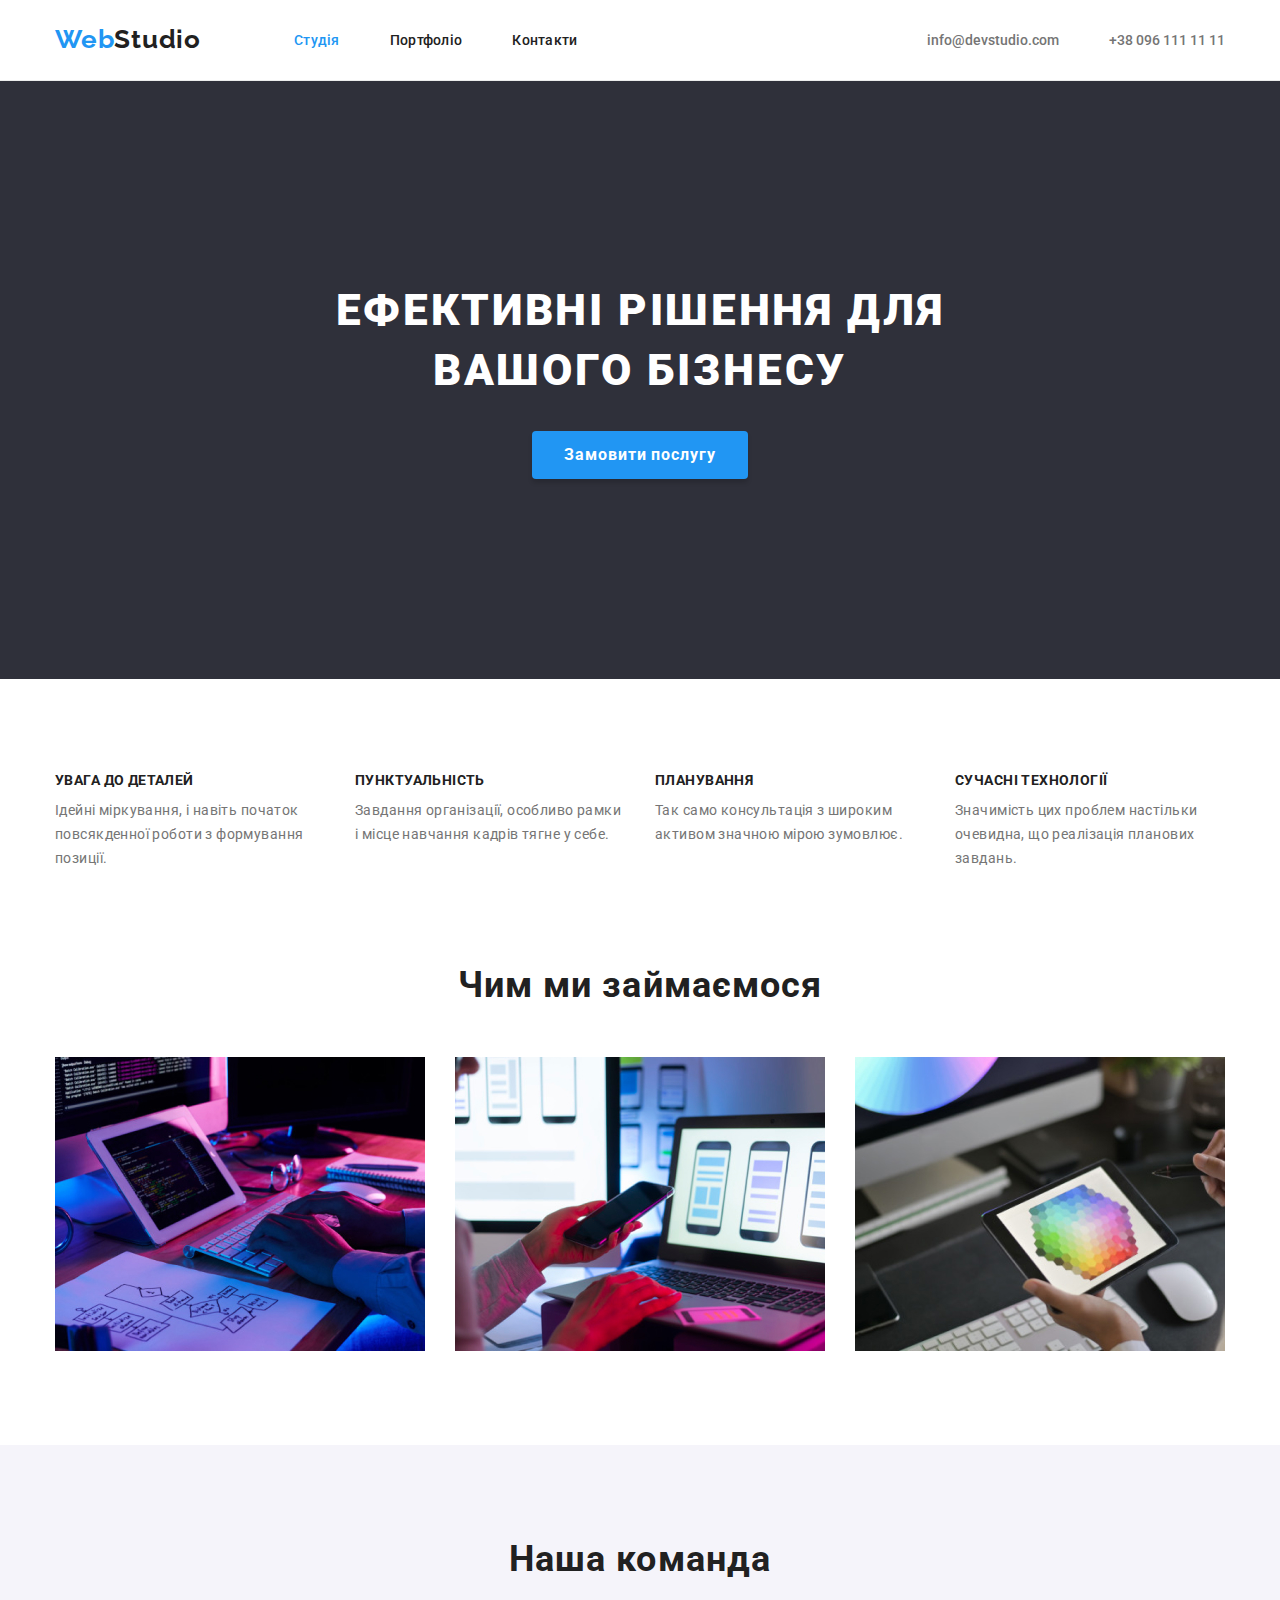
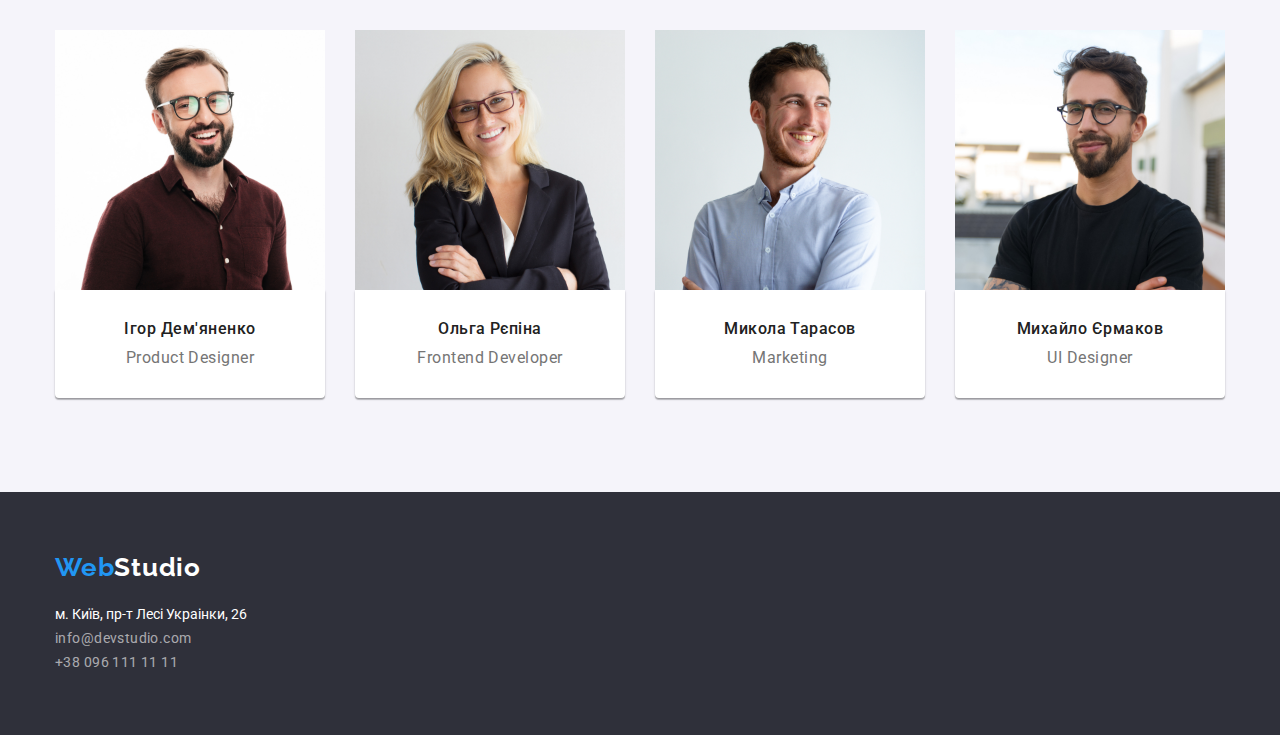
<file: index.html>
<!DOCTYPE html>
<html lang="uk">
  <head>
    <meta charset="UTF-8" />
    <meta http-equiv="X-UA-Compatible" content="IE=edge" />
    <meta name="viewport" content="width=device-width, initial-scale=1.0" />
    <link rel="preconnect" href="https://fonts.googleapis.com" />
    <link rel="preconnect" href="https://fonts.gstatic.com" crossorigin />
    <link
      href="https://fonts.googleapis.com/css2?family=Raleway:wght@700&family=Roboto:wght@400;500;700;900&display=swap"
      rel="stylesheet"
    />
    <link
      rel="stylesheet"
      href="https://cdnjs.cloudflare.com/ajax/libs/modern-normalize/1.1.0/modern-normalize.min.css"
    />
    <link rel="stylesheet" href="./css/style.css" />
    <title>Студія</title>
  </head>
  <body>
    <header class="header">
      <div class="container main-nav">
        <nav class="header-nav">
          <a href="./index.html" class="logo"><span>Web</span>Studio</a>

          <ul class="site-nav">
            <li><a href="./index.html" class="link current">Студія</a></li>
            <li><a href="./portfolio.html" class="link">Портфоліо</a></li>
            <li><a href="" class="link">Контакти</a></li>
          </ul>
        </nav>

        <ul class="contact-nav">
          <li>
            <a href="mailto:info@devstudio.com" class="link-contact"
              >info@devstudio.com</a
            >
          </li>
          <li>
            <a href="tel:+380961111111" class="link-contact"
              >+38 096 111 11 11</a
            >
          </li>
        </ul>
      </div>
    </header>

    <main>
      <section class="hero">
        <h1 class="hero-title">Ефективні рішення для вашого бізнесу</h1>
        <button class="hero-button" type="button">Замовити послугу</button>
      </section>

      <section class="section section-benefits">
        <div class="container">
          <!-- Сховається при роботі з CSS -->
          <!-- <h2 class="title-invisible">Переваги</h2> -->
          <ul class="benefits">
            <li>
              <h3 class="title">Увага до деталей</h3>
              <p class="text">
                Ідейні міркування, і навіть початок повсякденної роботи з
                формування позиції.
              </p>
            </li>
            <li>
              <h3 class="title">Пунктуальність</h3>
              <p class="text">
                Завдання організації, особливо рамки і місце навчання кадрів
                тягне у себе.
              </p>
            </li>
            <li>
              <h3 class="title">Планування</h3>
              <p class="text">
                Так само консультація з широким активом значною мірою зумовлює.
              </p>
            </li>
            <li>
              <h3 class="title">Сучасні технології</h3>
              <p class="text">
                Значимість цих проблем настільки очевидна, що реалізація
                планових завдань.
              </p>
            </li>
          </ul>
        </div>
      </section>

      <section class="section section-work no-padding">
        <div class="container">
          <h2 class="section-title">Чим ми займаємося</h2>
          <ul class="work">
            <li>
              <img src="./images/box-1.jpg" alt="створення сайту" width="370" />
            </li>
            <li>
              <img src="./images/box-2.jpg" alt="адаптація сайту" width="370" />
            </li>
            <li>
              <img
                src="./images/box-3.jpg"
                alt="створення дизайну"
                width="370"
              />
            </li>
          </ul>
        </div>
      </section>

      <section class="section section-worker">
        <div class="container">
          <h2 class="section-title">Наша команда</h2>
          <ul class="worker-list">
            <li class="list">
              <img
                src="./images/employee-1.jpg"
                alt="Ігор Дем'яненко"
                width="270"
              />

              <div class="worker-description">
                <h3 class="worker-name">Ігор Дем'яненко</h3>
                <p class="profession">Product Designer</p>
              </div>
            </li>
            <li class="list">
              <img
                src="./images/employee-2.jpg"
                alt="Ольга Рєпіна"
                width="270"
              />

              <div class="worker-description">
                <h3 class="worker-name">Ольга Рєпіна</h3>
                <p class="profession">Frontend Developer</p>
              </div>
            </li>
            <li class="list">
              <img
                src="./images/employee-3.jpg"
                alt="Микола Тарасов"
                width="270"
              />

              <div class="worker-description">
                <h3 class="worker-name">Микола Тарасов</h3>
                <p class="profession">Marketing</p>
              </div>
            </li>
            <li class="list">
              <img
                src="./images/employee-4.jpg"
                alt="Михайло Єрмаков"
                width="270"
              />

              <div class="worker-description">
                <h3 class="worker-name">Михайло Єрмаков</h3>
                <p class="profession">UI Designer</p>
              </div>
            </li>
          </ul>
        </div>
      </section>
    </main>

    <footer class="footer">
      <div class="container">
        <a href="./index.html" class="logo logo-footer"
          ><span>Web</span>Studio</a
        >
        <address>
          <ul class="contact-footer">
            <li>
              <a
                href="https://goo.gl/maps/CPtrU1FHBa2aNyZL9"
                target="_blank"
                rel="noopener noreferrer nofollow"
                class="street"
                >м. Київ, пр-т Лесі Украінки, 26</a
              >
            </li>
            <li>
              <a href="mailto:info@devstudio.com" class="link-contact"
                >info@devstudio.com</a
              >
            </li>
            <li>
              <a href="tel:+380961111111" class="link-contact"
                >+38 096 111 11 11</a
              >
            </li>
          </ul>
        </address>
      </div>
    </footer>
  </body>
</html>
</file>
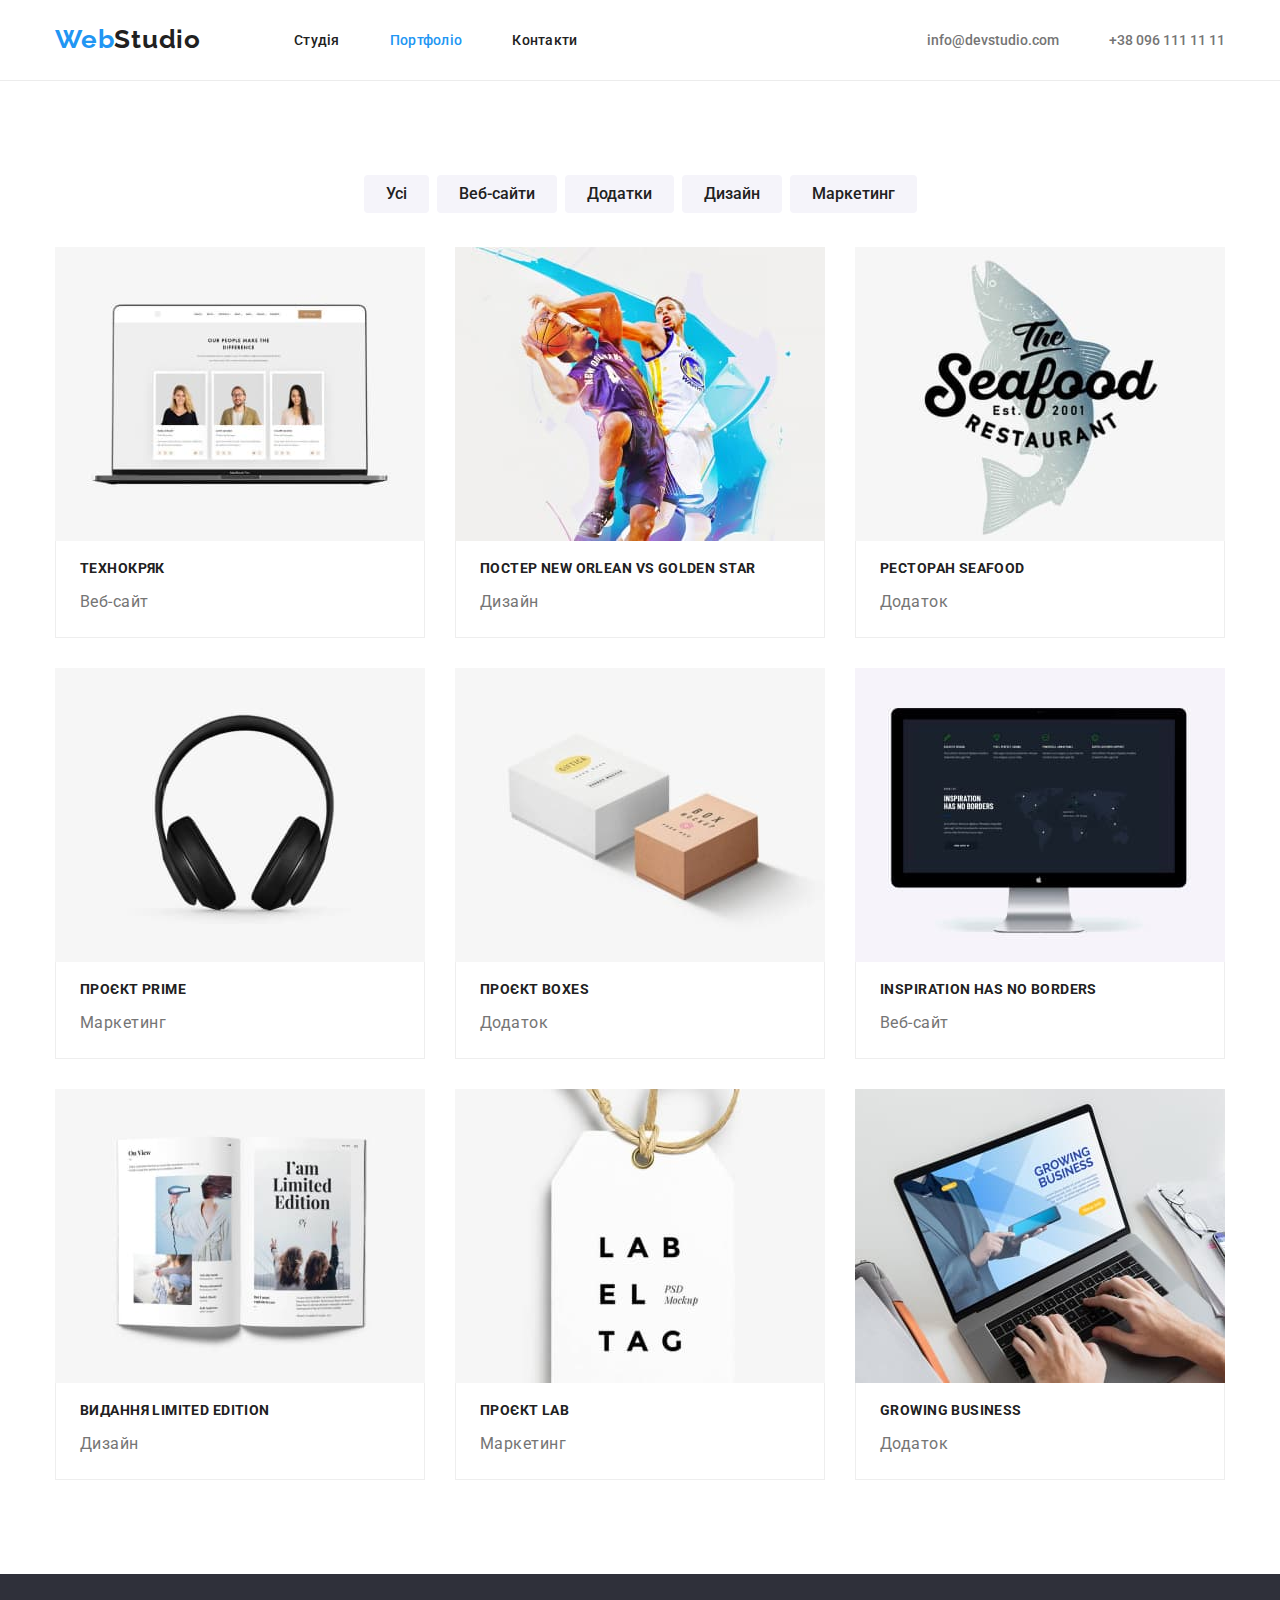
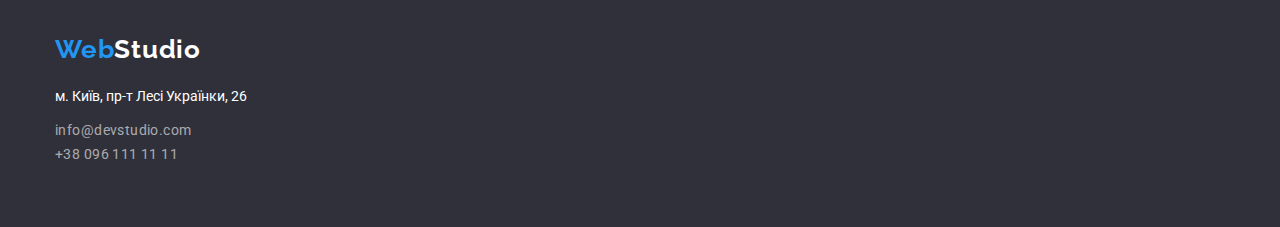
<file: portfolio.html>
<!DOCTYPE html>
<html lang="uk">
  <head>
    <meta charset="UTF-8" />
    <meta http-equiv="X-UA-Compatible" content="IE=edge" />
    <meta name="viewport" content="width=device-width, initial-scale=1.0" />
    <link rel="preconnect" href="https://fonts.googleapis.com" />
    <link rel="preconnect" href="https://fonts.gstatic.com" crossorigin />
    <link
      href="https://fonts.googleapis.com/css2?family=Raleway:wght@700&family=Roboto:wght@400;500;700;900&display=swap"
      rel="stylesheet"
    />
    <link
      rel="stylesheet"
      href="https://cdnjs.cloudflare.com/ajax/libs/modern-normalize/1.1.0/modern-normalize.min.css"
    />
    <link rel="stylesheet" href="./css/style.css" />
    <title>Портфоліо</title>
  </head>
  <body>
    <header class="header">
      <div class="container main-nav">
        <nav class="header-nav">
          <a href="./index.html" class="logo"><span>Web</span>Studio</a>

          <ul class="site-nav">
            <li><a class="link" href="./index.html">Студія</a></li>
            <li>
              <a class="link current" href="./portfolio.html">Портфоліо</a>
            </li>
            <li><a class="link" href="">Контакти</a></li>
          </ul>
        </nav>

        <ul class="contact-nav">
          <li>
            <a href="mailto:info@devstudio.com" class="link-contact"
              >info@devstudio.com</a
            >
          </li>
          <li>
            <a href="tel:+380961111111" class="link-contact"
              >+38 096 111 11 11</a
            >
          </li>
        </ul>
      </div>
    </header>

    <main>
      <section class="section">
        <div class="container">
          <!-- Сховається при роботі з CSS -->
          <!-- <h1 class="title-invisible">Портфоліо</h1> -->
          <ul class="button-list">
            <li><button class="button" type="button">Усі</button></li>
            <li><button class="button" type="button">Веб-сайти</button></li>
            <li><button class="button" type="button">Додатки</button></li>
            <li><button class="button" type="button">Дизайн</button></li>
            <li><button class="button" type="button">Маркетинг</button></li>
          </ul>

          <ul class="project-list">
            <li>
              <img src="./images/img-1.jpg" alt="Проєкт 1" width="370" />
              <div class="border">
                <h2 class="title">Технокряк</h2>
                <p class="type">Веб-сайт</p>
              </div>
            </li>
            <li>
              <img src="./images/img-2.jpg" alt="Проєкт 2" width="370" />
              <div class="border">
                <h2 class="title">Постер New Orlean vs Golden Star</h2>
                <p class="type">Дизайн</p>
              </div>
            </li>
            <li>
              <img src="./images/img-3.jpg" alt="Проєкт 3" width="370" />
              <div class="border">
                <h2 class="title">Ресторан Seafood</h2>
                <p class="type">Додаток</p>
              </div>
            </li>
            <li>
              <img src="./images/img-4.jpg" alt="Проєкт 4" width="370" />
              <div class="border">
                <h2 class="title">Проєкт Prime</h2>
                <p class="type">Маркетинг</p>
              </div>
            </li>
            <li>
              <img src="./images/img-5.jpg" alt="Проєкт 5" width="370" />
              <div class="border">
                <h2 class="title">Проєкт Boxes</h2>
                <p class="type">Додаток</p>
              </div>
            </li>
            <li>
              <img src="./images/img-6.jpg" alt="Проєкт 6" width="370" />
              <div class="border">
                <h2 class="title">Inspiration has no Borders</h2>
                <p class="type">Веб-сайт</p>
              </div>
            </li>
            <li>
              <img src="./images/img-7.jpg" alt="Проєкт 7" width="370" />
              <div class="border">
                <h2 class="title">Видання Limited Edition</h2>
                <p class="type">Дизайн</p>
              </div>
            </li>
            <li>
              <img src="./images/img-8.jpg" alt="Проєкт 8" width="370" />
              <div class="border">
                <h2 class="title">Проєкт LAB</h2>
                <p class="type">Маркетинг</p>
              </div>
            </li>
            <li>
              <img src="./images/img-9.jpg" alt="Проєкт 9" width="370" />
              <div class="border">
                <h2 class="title">Growing Business</h2>
                <p class="type">Додаток</p>
              </div>
            </li>
          </ul>
        </div>
      </section>
    </main>

    <footer class="footer">
      <div class="container">
        <a href="./index.html" class="logo logo-footer"
          ><span>Web</span>Studio</a
        >
        <address>
          <p class="street">м. Київ, пр-т Лесі Українки, 26</p>

          <ul class="contact-footer">
            <li>
              <a href="mailto:info@devstudio.com" class="link-contact"
                >info@devstudio.com</a
              >
            </li>
            <li>
              <a href="tel:+380961111111" class="link-contact"
                >+38 096 111 11 11</a
              >
            </li>
          </ul>
        </address>
      </div>
    </footer>
  </body>
</html>
</file>
<file: css/style.css>
:root {
  --primary-text-color: #757575;
  --title-text-color: #212121;
  --accent-color: #2196f3;
  --primary-btn-color: #f5f4fa;
  --bgb-color: #ffffff;
  --primary-bgb-color: #2f303a;
  --accent-hero-button-color: #188ce8;
  --primary-section-color: #f5f4fa;
}

body {
  background-color: var(--bgb-color);
  color: var(--title-text-color);

  font-family: Roboto, sans-serif;
  font-size: 14px;
}

ul {
  list-style-type: none;
  padding-left: 0;
}

a {
  font-style: normal;
  text-decoration: none;
}

h1,
h2,
h3,
ul,
p {
  margin: 0 0;
}

img {
  display: block;
}

/* Logo */
.header {
  border-bottom: 1px solid #ececec;
}

.logo {
  font-family: Raleway, sans-serif;

  font-weight: 700;
  font-size: 26px;
  line-height: 1.2;
  letter-spacing: 0.03em;

  text-decoration: none;
  color: var(--title-text-color);
}

.logo > span {
  color: var(--accent-color);
}

.container {
  width: 1200px;
  margin: 0 auto;
  padding: 0 15px;
}

/* Навігація */
.site-nav {
  margin-left: 93px;

  display: flex;
  gap: 50px;
}

.header-nav {
  display: flex;
  align-items: center;
}

.main-nav {
  display: flex;
  align-items: center;
  height: 80px;
}

.contact-nav {
  display: flex;
  gap: 50px;
  margin-left: auto;
}

.site-nav .link {
  display: block;
  padding: 32px 0;

  font-weight: 500;
  font-size: 14px;
  line-height: 1.15;
  letter-spacing: 0.02em;

  text-decoration: none;
  color: var(--title-text-color);
}

.site-nav .link:hover,
.site-nav .link:focus {
  color: var(--accent-color);
}

.link.current {
  color: var(--accent-color);
}

.contact-nav .link-contact {
  display: block;
  padding: 32px 0;

  font-weight: 500;
  font-size: 14px;
  line-height: 1.15;
  color: var(--primary-text-color);

  text-decoration: none;
}

.contact-nav .link-contact:hover,
.contact-nav .link-contact:focus {
  color: var(--accent-color);
}

/* Герой */
.hero {
  padding: 200px 0;

  background-color: var(--primary-bgb-color);
  text-align: center;
}

.hero-title {
  font-weight: 900;
  font-size: 44px;
  max-width: 696px;
  line-height: 1.36;
  letter-spacing: 0.06em;
  color: #ffffff;
  text-transform: uppercase;

  margin: 0 auto;
  margin-bottom: 30px;
}

.hero-button {
  padding: 10px 32px;

  font-weight: 700;
  font-size: 16px;
  line-height: 1.8;

  letter-spacing: 0.06em;
  background-color: var(--accent-color);
  color: var(--bgb-color);

  cursor: pointer;

  border-radius: 4px;
  border: none;
  box-shadow: 0px 4px 4px rgba(0, 0, 0, 0.15);
}

.hero-button:hover,
.hero-button:focus {
  background-color: var(--accent-hero-button-color);
}

.benefits {
  display: flex;
  gap: 30px;
}

.section {
  padding-top: 94px;
  padding-bottom: 94px;
}

.section.no-padding {
  padding-top: 0;
  padding-bottom: 94px;
}

.section-title {
  margin-bottom: 50px;

  font-weight: 700;
  font-size: 36px;
  line-height: 1.16;
  text-align: center;
  letter-spacing: 0.03em;
}

.section-worker {
  background-color: var(--primary-section-color);
}

.title {
  margin-top: 0;
  margin-bottom: 10px;
  text-transform: uppercase;

  font-weight: 700;
  font-size: 14px;
  line-height: 1.14;
  letter-spacing: 0.03em;
}

.text {
  width: 270px;

  font-size: 14px;
  line-height: 1.7;
  letter-spacing: 0.03em;

  color: var(--primary-text-color);
}

.work {
  display: flex;
  gap: 30px;
}


.worker-name {
  margin-bottom: 10px;
  font-weight: 500;
  font-size: 16px;
  line-height: 1.18;
  letter-spacing: 0.03em;
}

.worker-list {
  display: flex;
  justify-content: space-between;
}

.worker-description {
  background-color: var(--bgb-color);
  text-align: center;
  box-shadow: 0px 1px 3px rgb(0 0 0 / 12%), 0px 1px 1px rgb(0 0 0 / 14%),
    0px 2px 1px rgb(0 0 0 / 20%);
  border-radius: 0px 0px 4px 4px;
  padding: 30px;
}

.profession {
  font-size: 16px;
  line-height: 1.18;
  letter-spacing: 0.03em;

  color: var(--primary-text-color);
}

/* Футер */
.footer {
  background-color: var(--primary-bgb-color);
  padding: 60px 0;
}

.logo.logo-footer {
  display: inline-block;

  color: var(--bgb-color);
  margin-bottom: 20px;
}

.street {
  margin-bottom: 10px;

  font-size: 14px;
  line-height: 1.7;
  font-style: normal;

  color: var(--bgb-color);
}

.contact-footer .link-contact {
  margin-bottom: 10px;

  font-size: 14px;
  line-height: 1.7;
  letter-spacing: 0.03em;

  text-decoration: none;

  color: rgba(255, 255, 255, 0.6);
}

.contact-footer .link-contact:hover,
.contact-footer .link-contact:active {
  color: var(--accent-color);
}

/* Портфоліо */
.button-list {
  display: flex;
  justify-content: center;
  margin-bottom: 34px;
  gap: 8px;
}

.button-list .button {
  font-weight: 500;
  font-size: 16px;
  line-height: 1.63;
  color: var(--title-text-color);
  cursor: pointer;
  border: none;
  background-color: var(--primary-btn-color);
  border-radius: 4px;

  padding: 6px 22px;
}

.button-list .button:hover,
.button-list .button:focus {
  background-color: var(--accent-color);
  color: var(--bgb-color);
  box-shadow: 0px 3px 1px rgba(0, 0, 0, 0.1), 0px 1px 2px rgba(0, 0, 0, 0.08),
    0px 2px 2px rgba(0, 0, 0, 0.12);
}

.type {
  font-weight: 400;
  font-size: 16px;
  line-height: 30px;

  color: var(--primary-text-color);

  letter-spacing: 0.03em;
}

.project-list img {
  display: block;
}

.project-list {
  display: flex;
  flex-wrap: wrap;
  gap: 30px;
}

.border {
  border-right: 1px solid #eeeeee;
  border-bottom: 1px solid #eeeeee;
  border-left: 1px solid #eeeeee;

  padding: 20px 24px;
}
</file>
